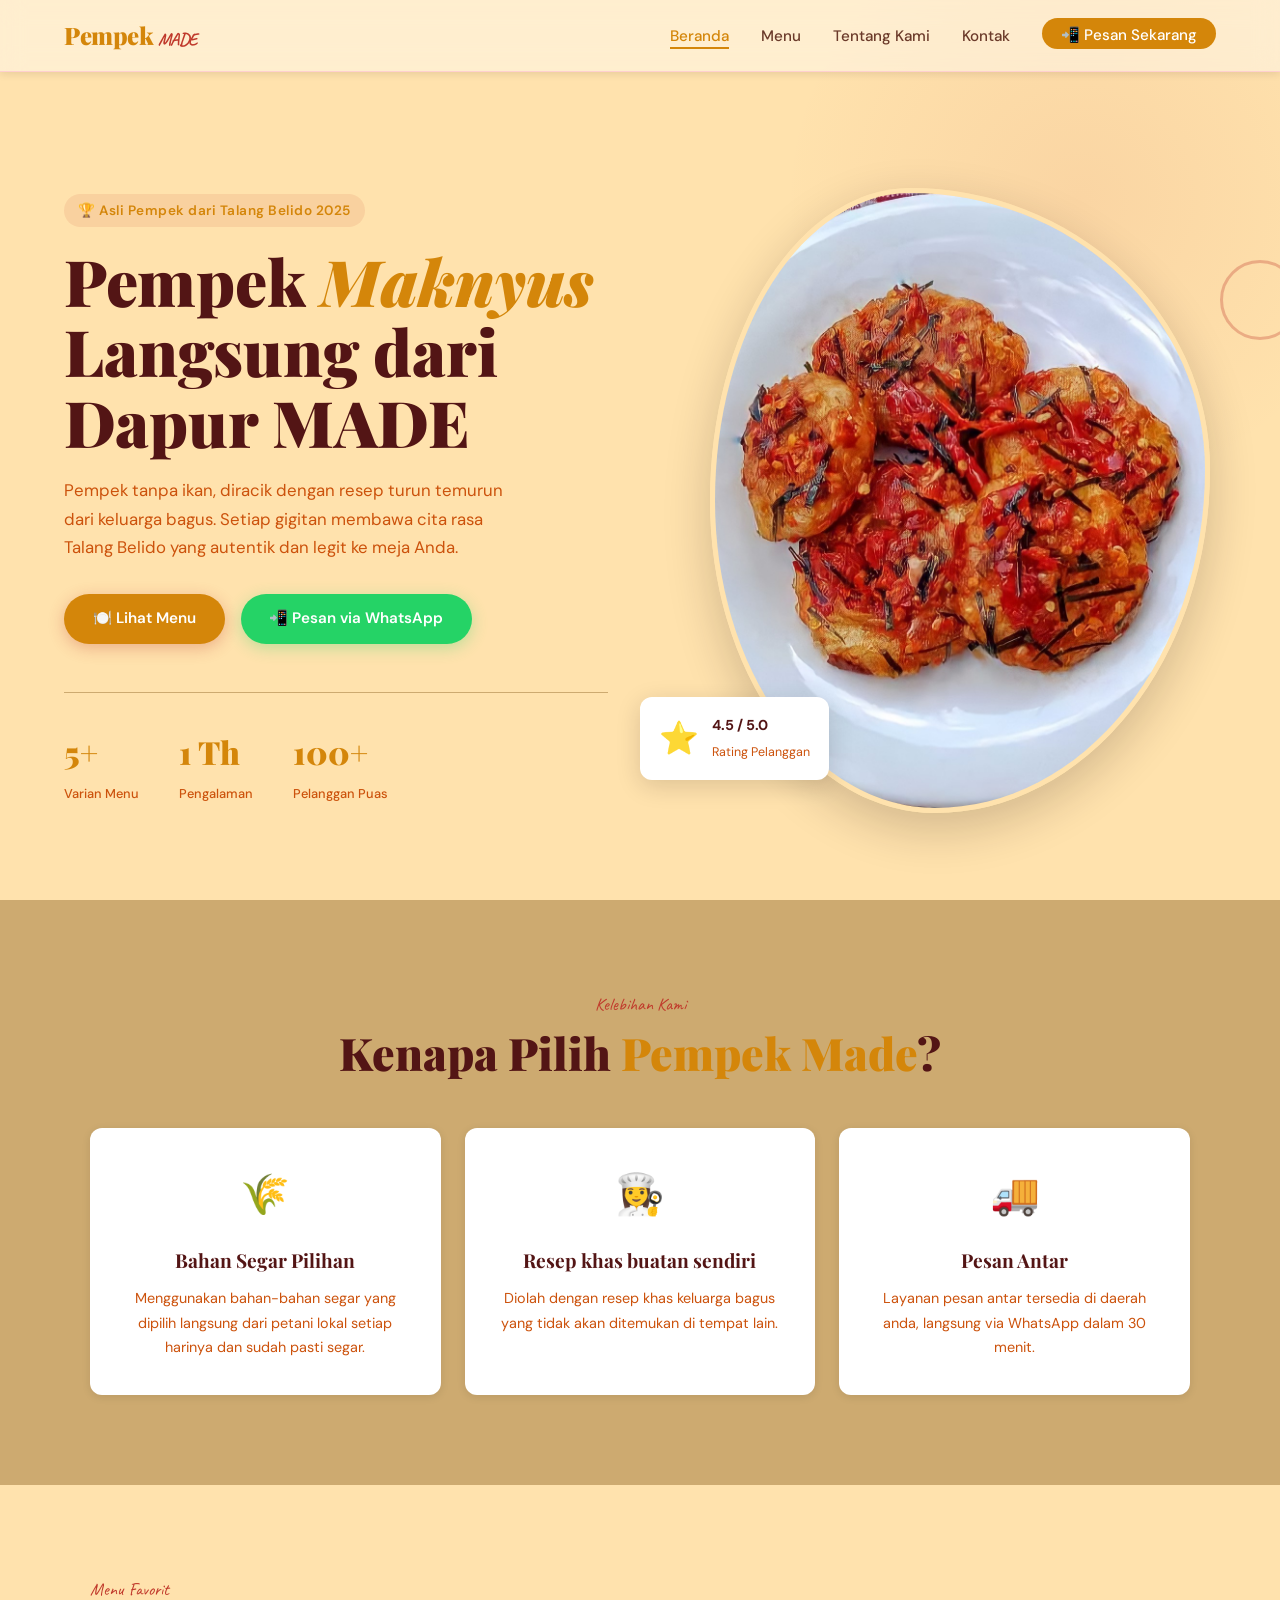
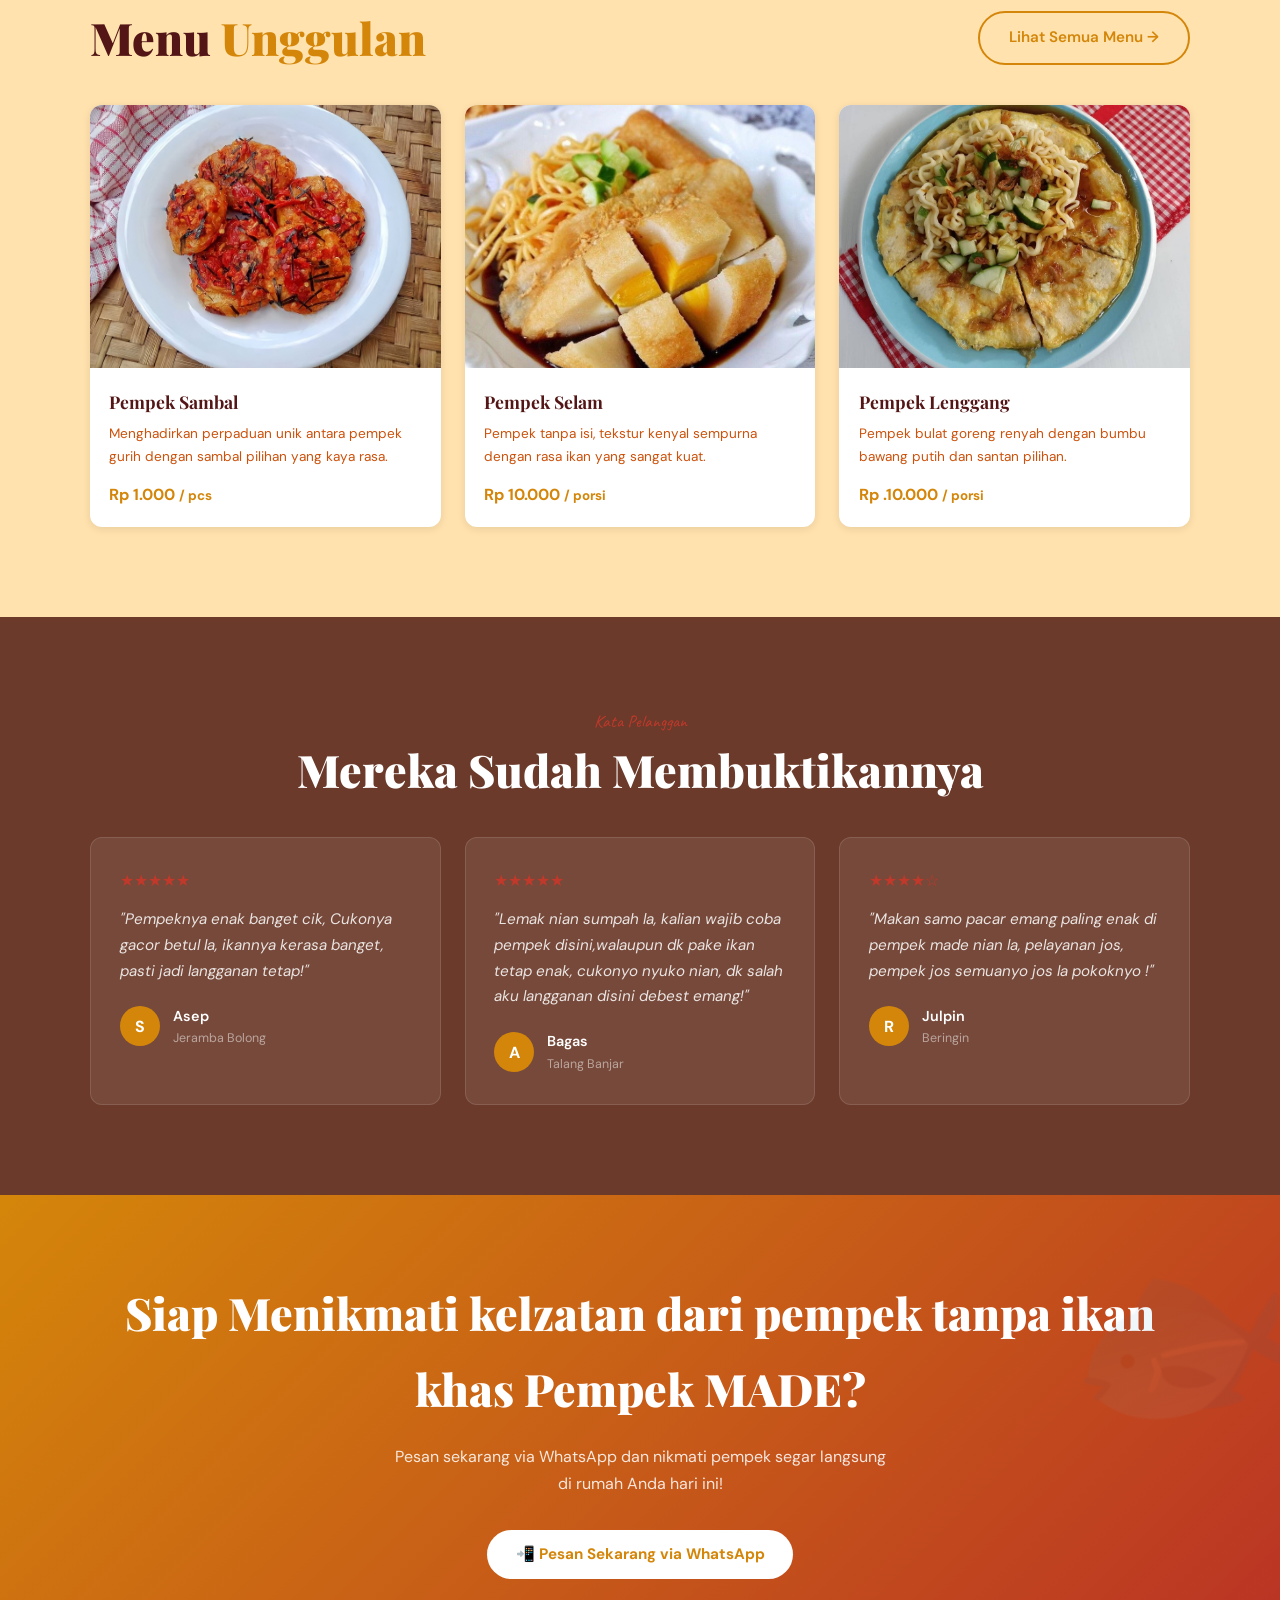
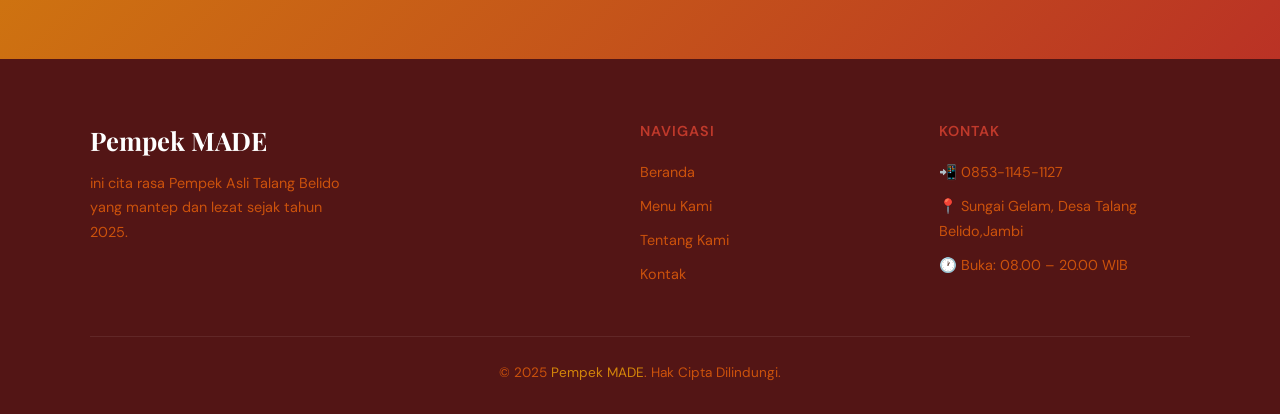
<file: index.html>
<!DOCTYPE html>
<html lang="id">
<head>
  <meta charset="UTF-8" />
  <meta name="viewport" content="width=device-width, initial-scale=1.0" />
  <title>Pempek MADE — Cita Rasa Talang Belido Asli</title>
  <link rel="stylesheet" href="style.css" />

  <!-- =====================================================
       Tambahan CSS khusus halaman Home
       ===================================================== -->
  <style>
    /* --- HERO SECTION --- */
    .hero {
      min-height: 100vh;
      display: grid;
      grid-template-columns: 1fr 1fr;
      align-items: center;
      padding-top: 100px; /* tinggi navbar */
      background: var(--clr-cream);
      overflow: hidden;
      position: relative;
    }

    /* Lingkaran dekoratif latar belakang */
    .hero::before {
      content: '';
      position: absolute;
      width: 600px; height: 600px;
      background: radial-gradient(circle, rgba(192,57,43,.08) 0%, transparent 70%);
      top: -100px; right: -100px;
      border-radius: 50%;
      pointer-events: none;
    }

    /* Konten teks hero */
    .hero__content {
      padding: 5% 5% 5% 10%;
      animation: fadeUp .8s ease both;
    }

    .hero__tag {
      display: inline-block;
      background: rgba(192,57,43,.1);
      color: var(--clr-primary);
      font-size: .85rem;
      font-weight: 600;
      padding: .3rem .9rem;
      border-radius: 50px;
      margin-bottom: 1.2rem;
      letter-spacing: .5px;
    }

    .hero__title {
      font-family: var(--ff-heading);
      font-size: clamp(2.5rem, 5vw, 4rem);
      font-weight: 900;
      line-height: 1.1;
      color: var(--clr-dark);
      margin-bottom: 1.2rem;
    }
    .hero__title em {
      color: var(--clr-primary);
      font-style: italic;
    }

    .hero__desc {
      font-size: 1.05rem;
      color: var(--clr-muted);
      max-width: 440px;
      margin-bottom: 2rem;
    }

    .hero__actions { display: flex; gap: 1rem; flex-wrap: wrap; }

    /* Statistik singkat */
    .hero__stats {
      display: flex;
      gap: 2.5rem;
      margin-top: 3rem;
      padding-top: 2rem;
      border-top: 1px solid var(--clr-cream-dk);
    }
    .stat__num {
      font-family: var(--ff-heading);
      font-size: 2rem;
      font-weight: 900;
      color: var(--clr-primary);
      display: block;
    }
    .stat__label {
      font-size: .8rem;
      color: var(--clr-muted);
      font-weight: 500;
    }

    /* Gambar hero */
    .hero__image {
      position: relative;
      height: 100%;
      display: flex;
      align-items: center;
      justify-content: center;
      animation: fadeLeft .9s .2s ease both;
    }

    /* Frame foto utama */
    .hero__img-wrap {
      width: 90%;
      max-width: 500px;
      aspect-ratio: 4/5;
      border-radius: 40% 60% 55% 45% / 50% 45% 55% 50%;
      overflow: hidden;
      box-shadow: var(--shadow-lg);
      border: 5px solid var(--clr-cream);
    }
    .hero__img-wrap img {
      width: 100%; height: 100%;
      object-fit: cover;
    }

    /* Badge melayang */
    .hero__badge {
      position: absolute;
      bottom: 15%;
      left: 0;
      background: var(--clr-white);
      border-radius: var(--radius);
      padding: .9rem 1.2rem;
      box-shadow: var(--shadow-md);
      display: flex;
      align-items: center;
      gap: .8rem;
      animation: float 3s ease-in-out infinite;
    }
    .hero__badge-icon { font-size: 2rem; }
    .hero__badge strong {
      display: block;
      font-size: .9rem;
      color: var(--clr-dark);
    }
    .hero__badge span {
      font-size: .78rem;
      color: var(--clr-muted);
    }

    /* Dekorasi garis aksen */
    .hero__deco {
      position: absolute;
      top: 20%;
      right: -20px;
      width: 80px; height: 80px;
      border: 3px solid var(--clr-accent);
      border-radius: 50%;
      opacity: .3;
    }

    /* --- MENGAPA KAMI --- */
    .why {
      background: var(--clr-cream-dk);
    }
    .why__header { text-align: center; margin-bottom: 3rem; }

    .why__grid {
      display: grid;
      grid-template-columns: repeat(3, 1fr);
      gap: 1.5rem;
    }

    .why__card {
      background: var(--clr-white);
      border-radius: var(--radius);
      padding: 2rem;
      text-align: center;
      box-shadow: var(--shadow-sm);
      transition: transform var(--transition), box-shadow var(--transition);
      border-bottom: 3px solid transparent;
    }
    .why__card:hover {
      transform: translateY(-8px);
      box-shadow: var(--shadow-md);
      border-bottom-color: var(--clr-primary);
    }

    .why__card-icon {
      font-size: 2.5rem;
      margin-bottom: 1rem;
      display: block;
    }
    .why__card h3 {
      font-family: var(--ff-heading);
      font-size: 1.2rem;
      font-weight: 700;
      color: var(--clr-dark);
      margin-bottom: .6rem;
    }
    .why__card p { font-size: .9rem; color: var(--clr-muted); }

    /* --- MENU UNGGULAN (Preview) --- */
    .featured__header {
      display: flex;
      align-items: flex-end;
      justify-content: space-between;
      margin-bottom: 2.5rem;
      flex-wrap: wrap;
      gap: 1rem;
    }

    .featured__grid {
      display: grid;
      grid-template-columns: repeat(3, 1fr);
      gap: 1.5rem;
    }

    .menu-card {
      border-radius: var(--radius);
      overflow: hidden;
      background: var(--clr-white);
      box-shadow: var(--shadow-sm);
      transition: transform var(--transition), box-shadow var(--transition);
    }
    .menu-card:hover {
      transform: translateY(-6px);
      box-shadow: var(--shadow-md);
    }

    .menu-card__img {
      width: 100%;
      aspect-ratio: 4/3;
      object-fit: cover;
      display: block;
    }

    .menu-card__body { padding: 1.2rem; }
    .menu-card__name {
      font-family: var(--ff-heading);
      font-size: 1.1rem;
      font-weight: 700;
      color: var(--clr-dark);
      margin-bottom: .3rem;
    }
    .menu-card__desc {
      font-size: .85rem;
      color: var(--clr-muted);
      margin-bottom: .8rem;
    }
    .menu-card__price {
      font-weight: 700;
      color: var(--clr-primary);
      font-size: 1rem;
    }

    /* --- TESTIMONI --- */
    .testi { background: var(--clr-brown); color: var(--clr-white); }

    .testi__header { text-align: center; margin-bottom: 2.5rem; }
    .testi__header .section-title { color: var(--clr-white); }

    .testi__grid {
      display: grid;
      grid-template-columns: repeat(3, 1fr);
      gap: 1.5rem;
    }

    .testi__card {
      background: rgba(255,255,255,.08);
      border: 1px solid rgba(255,255,255,.12);
      border-radius: var(--radius);
      padding: 1.8rem;
      transition: background var(--transition);
    }
    .testi__card:hover { background: rgba(255,255,255,.14); }

    .testi__stars { color: var(--clr-accent); font-size: 1rem; margin-bottom: .8rem; }
    .testi__text {
      font-style: italic;
      font-size: .95rem;
      line-height: 1.7;
      margin-bottom: 1.2rem;
      color: rgba(255,255,255,.85);
    }
    .testi__author { display: flex; align-items: center; gap: .8rem; }
    .testi__avatar {
      width: 40px; height: 40px;
      border-radius: 50%;
      background: var(--clr-primary);
      display: flex; align-items: center; justify-content: center;
      font-weight: 700;
      color: var(--clr-white);
    }
    .testi__name { font-weight: 600; font-size: .9rem; }
    .testi__loc { font-size: .78rem; color: rgba(255,255,255,.5); }

    /* --- CTA BANNER --- */
    .cta-banner {
      background: linear-gradient(135deg, var(--clr-primary) 0%, var(--clr-primary-dk) 100%);
      padding: 80px 0;
      text-align: center;
      color: var(--clr-white);
      position: relative;
      overflow: hidden;
    }
    .cta-banner::before {
      content: '🐟';
      position: absolute;
      font-size: 12rem;
      opacity: .06;
      top: -20px; right: -20px;
      transform: rotate(-15deg);
      pointer-events: none;
    }
    .cta-banner h2 {
      font-family: var(--ff-heading);
      font-size: clamp(1.8rem, 3.5vw, 2.8rem);
      font-weight: 900;
      margin-bottom: 1rem;
    }
    .cta-banner p {
      font-size: 1rem;
      opacity: .85;
      max-width: 500px;
      margin: 0 auto 2rem;
    }
    .btn-white {
      background: var(--clr-white);
      color: var(--clr-primary);
      font-weight: 700;
    }
    .btn-white:hover {
      background: var(--clr-cream);
      transform: translateY(-3px);
      box-shadow: 0 8px 24px rgba(0,0,0,.2);
    }

    /* --- ANIMASI --- */
    @keyframes fadeUp {
      from { opacity: 0; transform: translateY(30px); }
      to   { opacity: 1; transform: translateY(0); }
    }
    @keyframes fadeLeft {
      from { opacity: 0; transform: translateX(40px); }
      to   { opacity: 1; transform: translateX(0); }
    }
    @keyframes float {
      0%, 100% { transform: translateY(0); }
      50%       { transform: translateY(-10px); }
    }

    /* --- Responsive Mobile --- */
    @media (max-width: 768px) {
      .hero {
        grid-template-columns: 1fr;
        text-align: center;
        padding-top: 100px;
      }
      .hero__content { padding: 2rem 5%; }
      .hero__desc { margin: 0 auto 2rem; }
      .hero__actions { justify-content: center; }
      .hero__stats { justify-content: center; }
      .hero__image { display: none; } /* sembunyikan gambar di mobile */
      .why__grid,
      .featured__grid,
      .testi__grid { grid-template-columns: 1fr; }
    }
  </style>
</head>
<body>

  <!-- =====================================================
       NAVBAR — navigasi global
       ===================================================== -->
  <nav class="navbar">
    <a href="index.html" class="navbar__logo">
      Pempek <span>MADE</span>
    </a>

    <!-- Hamburger untuk mobile -->
    <button class="navbar__toggle" id="navToggle" aria-label="Buka menu">
      <span></span><span></span><span></span>
    </button>

    <ul class="navbar__links" id="navLinks">
      <li><a href="index.html" class="active">Beranda</a></li>
      <li><a href="menu.html">Menu</a></li>
      <li><a href="about.html">Tentang Kami</a></li>
      <li><a href="contact.html">Kontak</a></li>
      <!-- Tombol pesan langsung via WhatsApp -->
      <li>
        <a href="https://wa.me/6285311451127?text=Halo%20Mak%20Cik,%20saya%20mau%20pesan%20pempek!"
           target="_blank" class="navbar__cta">📲 Pesan Sekarang</a>
      </li>
    </ul>
  </nav>


  <!-- =====================================================
       HERO — bagian utama halaman home
       ===================================================== -->
  <section class="hero">
    <!-- Konten teks kiri -->
    <div class="hero__content">
      <span class="hero__tag">🏆 Asli Pempek dari Talang Belido 2025</span>

      <h1 class="hero__title">
        Pempek <em>Maknyus</em><br>Langsung dari<br>Dapur MADE
      </h1>

      <p class="hero__desc">
        Pempek tanpa ikan, diracik dengan resep turun temurun dari keluarga bagus.
        Setiap gigitan membawa cita rasa Talang Belido yang autentik dan legit ke meja Anda.
      </p>

      <div class="hero__actions">
        <a href="menu.html" class="btn btn-primary">🍽️ Lihat Menu</a>
        <a href="https://wa.me/6285311451127?text=Halo%20MADE,%20aku%20mau%20pesan%20pempeknyaa!"
           target="_blank" class="btn btn-wa">📲 Pesan via WhatsApp</a>
      </div>

      <!-- Statistik singkat -->
      <div class="hero__stats">
        <div>
          <span class="stat__num">5+</span>
          <span class="stat__label">Varian Menu</span>
        </div>
        <div>
          <span class="stat__num">1 Th</span>
          <span class="stat__label">Pengalaman</span>
        </div>
        <div>
          <span class="stat__num">100+</span>
          <span class="stat__label">Pelanggan Puas</span>
        </div>
      </div>
    </div>

    <!-- Gambar kanan -->
    <div class="hero__image">
      <div class="hero__deco"></div>

      <!-- Foto utama menggunakan placeholder -->
      <div class="hero__img-wrap">
        <img src="gambar.jpg/Pmpk_Smbl.jpg"
             alt="Pempek MADE - Pempek Talang Beldio Asli" />
      </div>

      <!-- Badge melayang -->
      <div class="hero__badge">
        <div class="hero__badge-icon">⭐</div>
        <div>
          <strong>4.5 / 5.0</strong>
          <span>Rating Pelanggan</span>
        </div>
      </div>
    </div>
  </section>


  <!-- =====================================================
       MENGAPA KAMI — keunggulan bisnis
       ===================================================== -->
  <section class="section why">
    <div class="container">
      <div class="why__header">
        <span class="section-label">Kelebihan Kami</span>
        <h2 class="section-title">Kenapa Pilih <span>Pempek Made</span>?</h2>
      </div>

      <div class="why__grid">
        <!-- Kartu 1 -->
        <div class="why__card">
          <span class="why__card-icon">🌾</span>
          <h3>Bahan Segar Pilihan</h3>
          <p>Menggunakan bahan-bahan segar yang dipilih langsung dari petani lokal setiap harinya dan sudah pasti segar.</p>
        </div>
        <!-- Kartu 2 -->
        <div class="why__card">
          <span class="why__card-icon">👩‍🍳</span>
          <h3>Resep khas buatan sendiri </h3>
          <p>Diolah dengan resep khas keluarga bagus yang tidak akan ditemukan di tempat lain.</p>
        </div>
        <!-- Kartu 3 -->
        <div class="why__card">
          <span class="why__card-icon">🚚</span>
          <h3>Pesan Antar</h3>
          <p>Layanan pesan antar tersedia di daerah anda, langsung via WhatsApp dalam 30 menit.</p>
        </div>
      </div>
    </div>
  </section>


  <!-- =====================================================
       MENU UNGGULAN — preview 3 menu favorit
       ===================================================== -->
  <section class="section">
    <div class="container">
      <div class="featured__header">
        <div>
          <span class="section-label">Menu Favorit</span>
          <h2 class="section-title">Menu <span>Unggulan</span></h2>
        </div>
        <a href="menu.html" class="btn btn-outline">Lihat Semua Menu →</a>
      </div>

      <div class="featured__grid">
        <!-- Kartu Menu 1 -->
        <div class="menu-card">
          <img class="menu-card__img"
               src="gambar.jpg/Pmpk_Smbl.jpg"
               alt="Pempek Sambal" />
          <div class="menu-card__body">
            <h3 class="menu-card__name">Pempek Sambal</h3>
            <p class="menu-card__desc">Menghadirkan perpaduan unik antara pempek gurih dengan sambal pilihan yang kaya rasa.</p>
            <span class="menu-card__price">Rp 1.000 <small>/ pcs</small> </span>
          </div>
        </div>

        <!-- Kartu Menu 2 -->
        <div class="menu-card">
          <img class="menu-card__img"
               src="gambar.jpg/pempek-selam.jpg"
               alt="Pempek Lenjer" />
          <div class="menu-card__body">
            <h3 class="menu-card__name">Pempek Selam</h3>
            <p class="menu-card__desc">Pempek tanpa isi, tekstur kenyal sempurna dengan rasa ikan yang sangat kuat.</p>
            <span class="menu-card__price">Rp 10.000 <small>/ porsi</small></span>
          </div>
        </div>

        <!-- Kartu Menu 3 -->
        <div class="menu-card">
          <img class="menu-card__img"
               src="gambar.jpg/lenggang.jpg"
               alt="Pempek Lenggang" />
          <div class="menu-card__body">
            <h3 class="menu-card__name">Pempek Lenggang</h3>
            <p class="menu-card__desc">Pempek bulat goreng renyah dengan bumbu bawang putih dan santan pilihan.</p>
            <span class="menu-card__price">Rp .10.000 <small>/ porsi</small></span>
          </div>
        </div>
      </div>
    </div>
  </section>


  <!-- =====================================================
       TESTIMONI — ulasan pelanggan
       ===================================================== -->
  <section class="section testi">
    <div class="container">
      <div class="testi__header">
        <span class="section-label">Kata Pelanggan</span>
        <h2 class="section-title">Mereka Sudah Membuktikannya</h2>
      </div>

      <div class="testi__grid">
        <!-- Testimoni 1 -->
        <div class="testi__card">
          <div class="testi__stars">★★★★★</div>
          <p class="testi__text">"Pempeknya enak banget cik, Cukonya gacor betul la, ikannya kerasa banget, pasti jadi langganan tetap!"</p>
          <div class="testi__author">
            <div class="testi__avatar">S</div>
            <div>
              <div class="testi__name">Asep</div>
              <div class="testi__loc">Jeramba Bolong</div>
            </div>
          </div>
        </div>

        <!-- Testimoni 2 -->
        <div class="testi__card">
          <div class="testi__stars">★★★★★</div>
          <p class="testi__text">"Lemak nian sumpah la, kalian wajib coba pempek disini,walaupun dk pake ikan tetap enak, cukonyo nyuko nian, dk salah aku langganan disini debest emang!"</p>
          <div class="testi__author">
            <div class="testi__avatar">A</div>
            <div>
              <div class="testi__name">Bagas</div>
              <div class="testi__loc">Talang Banjar</div>
            </div>
          </div>
        </div>

        <!-- Testimoni 3 -->
        <div class="testi__card">
          <div class="testi__stars">★★★★☆</div>
          <p class="testi__text">"Makan samo pacar emang paling enak di pempek made nian la, pelayanan jos, pempek jos semuanyo jos la pokoknyo !"</p>
          <div class="testi__author">
            <div class="testi__avatar">R</div>
            <div>
              <div class="testi__name">Julpin</div>
              <div class="testi__loc">Beringin</div>
            </div>
          </div>
        </div>
      </div>
    </div>
  </section>


  <!-- =====================================================
       CTA BANNER — ajakan pesan
       ===================================================== -->
  <section class="cta-banner">
    <div class="container">
      <h2>Siap Menikmati kelzatan dari pempek tanpa ikan khas Pempek MADE?</h2>
      <p>Pesan sekarang via WhatsApp dan nikmati pempek segar langsung di rumah Anda hari ini!</p>
      <a href="https://wa.me/6285311451127?text=Halo%20Mak%20Cik,%20saya%20mau%20pesan%20pempek!"
         target="_blank" class="btn btn-white">📲 Pesan Sekarang via WhatsApp</a>
    </div>
  </section>


  <!-- =====================================================
       FOOTER — bagian bawah halaman
       ===================================================== -->
  <footer class="footer">
    <div class="container">
      <div class="footer__grid">
        <!-- Brand -->
        <div class="footer__brand">
          <h3>Pempek MADE</h3>
          <p>ini cita rasa Pempek Asli Talang Belido yang mantep dan lezat sejak tahun 2025.</p>
        </div>
        <!-- Navigasi -->
        <div class="footer__col">
          <h4>Navigasi</h4>
          <a href="index.html">Beranda</a>
          <a href="menu.html">Menu Kami</a>
          <a href="about.html">Tentang Kami</a>
          <a href="contact.html">Kontak</a>
        </div>
        <!-- Kontak -->
        <div class="footer__col">
          <h4>Kontak</h4>
          <a href="https://wa.me/6285311451127" target="_blank">📲 0853-1145-1127</a>
          <a href="#">📍 Sungai Gelam, Desa Talang Belido,Jambi</a>
          <a href="#">🕐 Buka: 08.00 – 20.00 WIB</a>
        </div>
      </div>
      <div class="footer__bottom">
        <p>© 2025 <span>Pempek MADE</span>. Hak Cipta Dilindungi.</p>
      </div>
    </div>
  </footer>


  <!-- =====================================================
       SCRIPT — toggle navbar mobile
       ===================================================== -->
  <script>
    const toggle = document.getElementById('navToggle');
    const links  = document.getElementById('navLinks');
    toggle.addEventListener('click', () => links.classList.toggle('open'));
  </script>

</body>
</html>
</file>
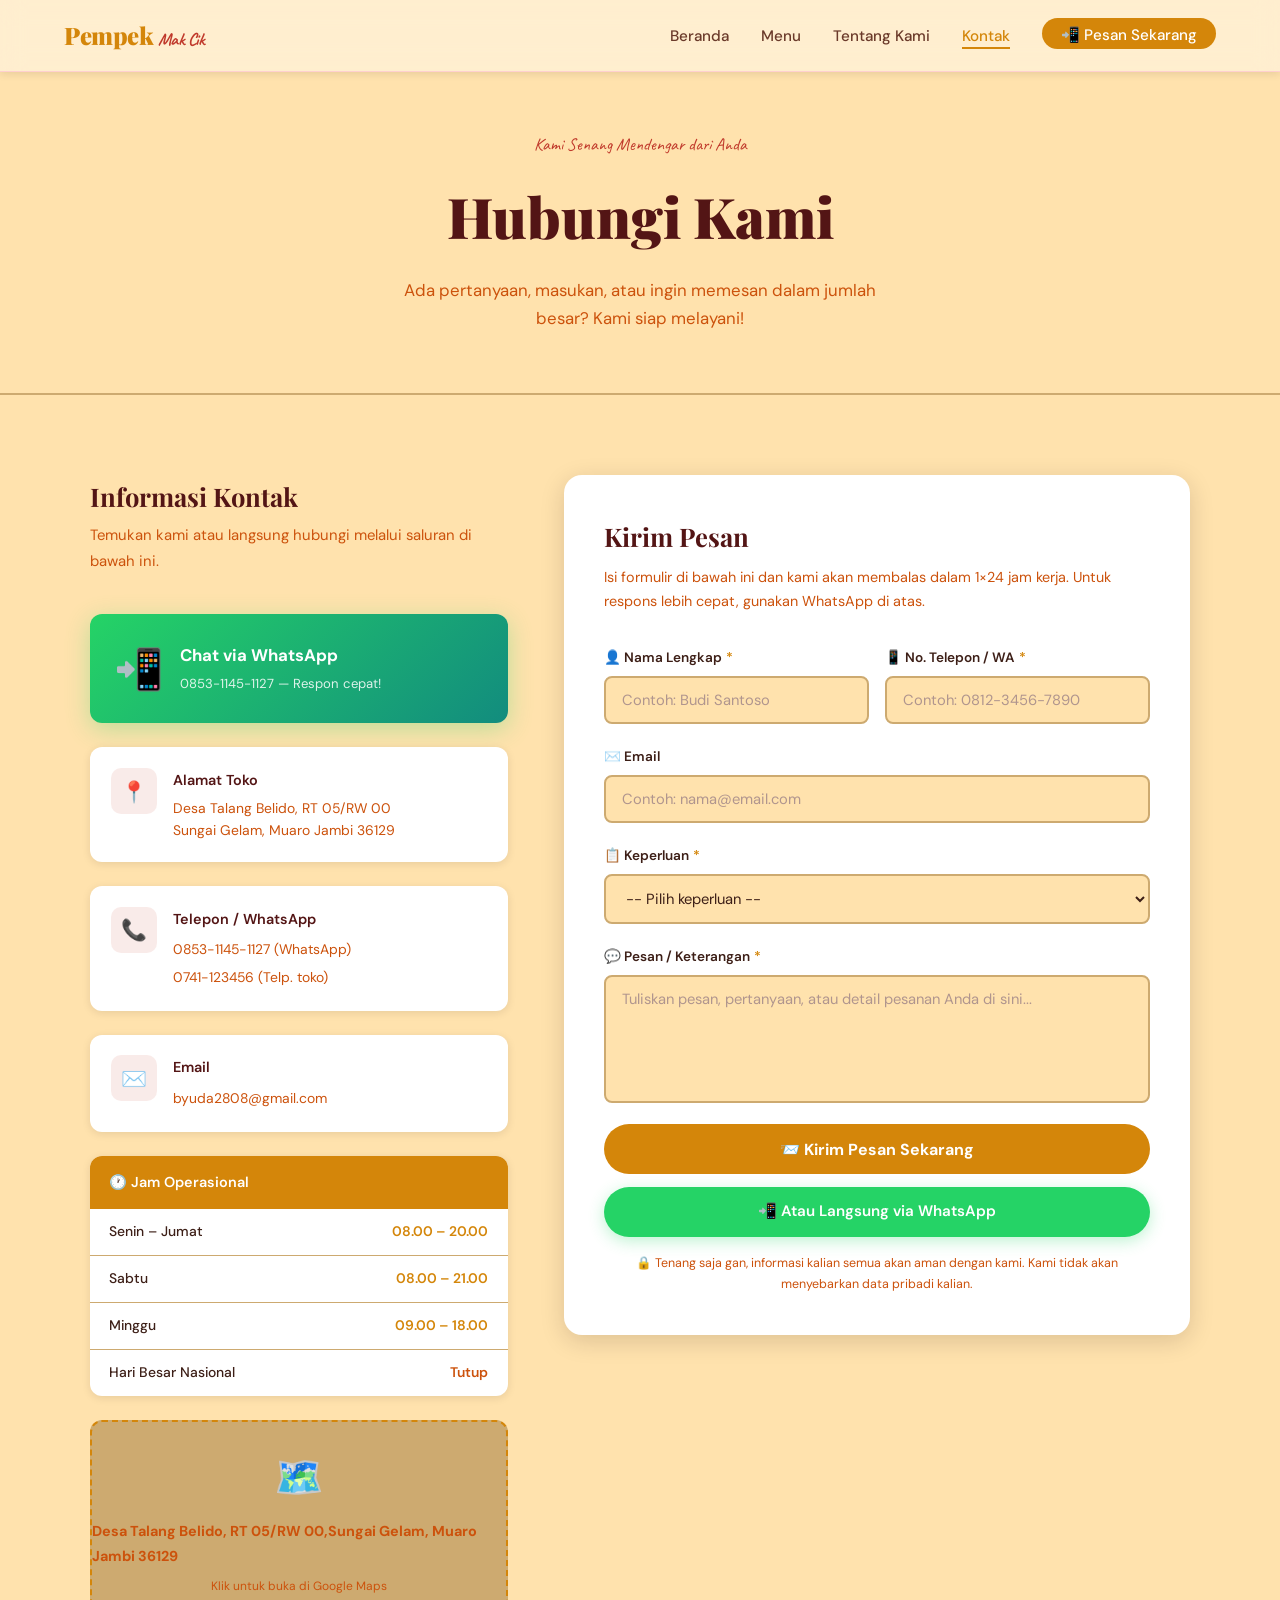
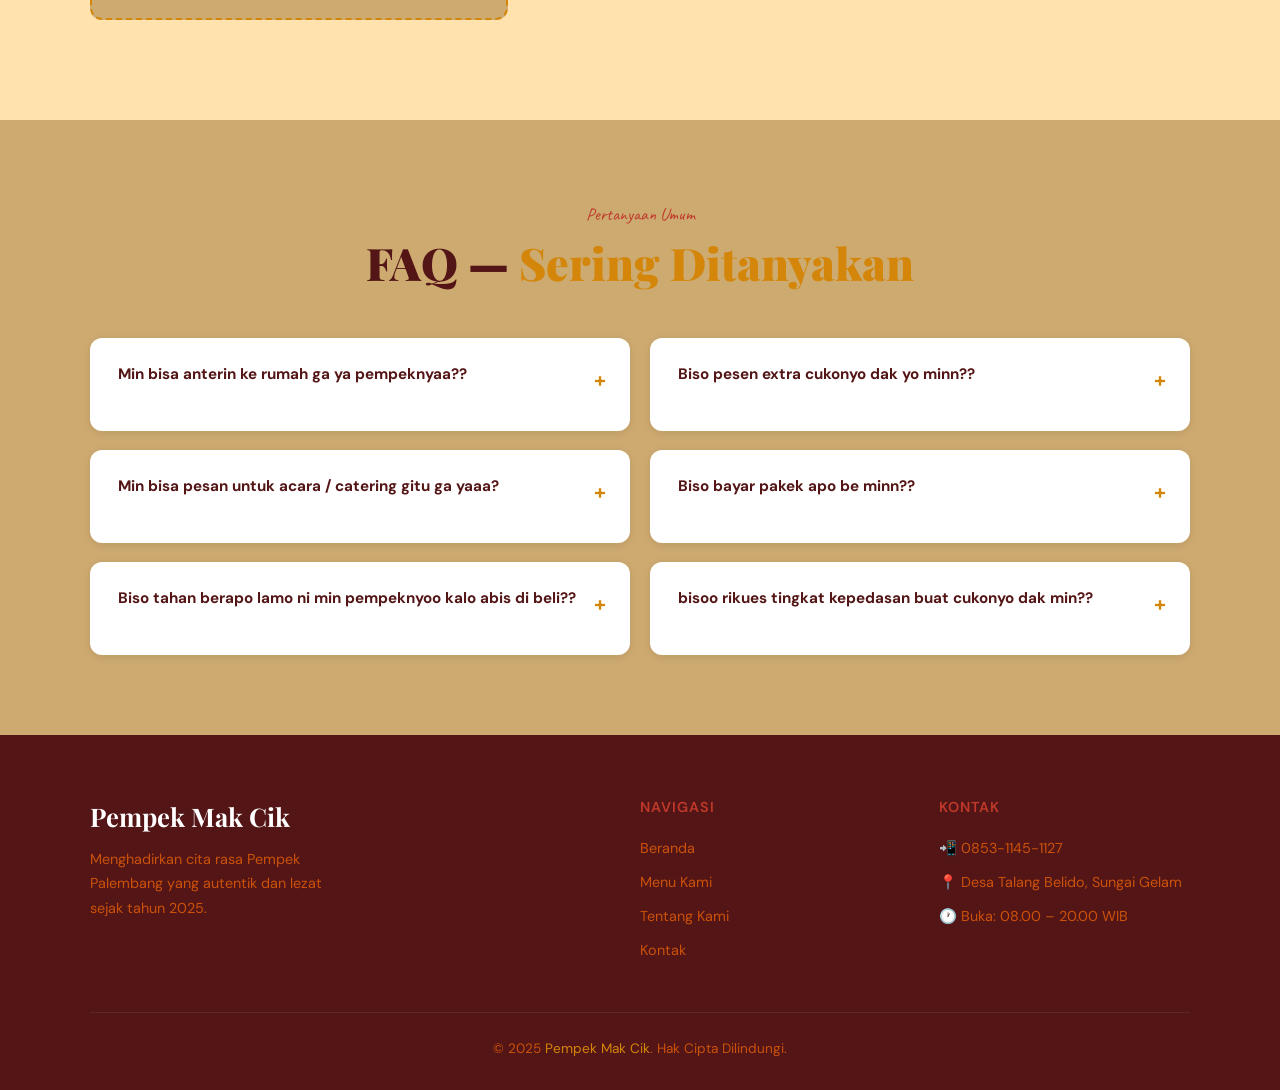
<file: contact.html>
<!DOCTYPE html>
<html lang="id">
<head>
  <meta charset="UTF-8" />
  <meta name="viewport" content="width=device-width, initial-scale=1.0" />
  <title>Kontak — Pempek Mak Cik</title>
  <link rel="stylesheet" href="style.css" />

  <!-- =====================================================
       CSS Khusus Halaman Contact
       Layout: 2 kolom — info kiri + form kanan
       ===================================================== -->
  <style>

    /* --- Page Header minimal --- */
    .contact-header {
      padding: 130px 0 60px;
      background: var(--clr-cream);
      border-bottom: 2px solid var(--clr-cream-dk);
      text-align: center;
    }
    .contact-header h1 {
      font-family: var(--ff-heading);
      font-size: clamp(2.2rem, 5vw, 3.5rem);
      font-weight: 900;
      color: var(--clr-dark);
      margin: .5rem 0 .8rem;
    }
    .contact-header p {
      color: var(--clr-muted);
      font-size: 1.05rem;
      max-width: 480px;
      margin: 0 auto;
    }

    /* --- LAYOUT UTAMA KONTAK --- */
    .contact-section { padding: 80px 0 100px; }

    /* Grid 2 kolom: info kiri + form kanan */
    .contact-grid {
      display: grid;
      grid-template-columns: 1fr 1.5fr;
      gap: 3.5rem;
      align-items: start;
    }


    /* ── PANEL INFO KIRI ───────────────────────────────── */
    .contact-info { display: flex; flex-direction: column; gap: 1.5rem; }

    /* Judul panel */
    .contact-info__heading {
      font-family: var(--ff-heading);
      font-size: 1.6rem;
      font-weight: 700;
      color: var(--clr-dark);
      margin-bottom: .3rem;
    }
    .contact-info__sub {
      font-size: .93rem;
      color: var(--clr-muted);
      margin-bottom: 1rem;
    }

    /* Kartu info tunggal (alamat, jam, telepon) */
    .info-card {
      display: flex;
      gap: 1rem;
      padding: 1.3rem;
      background: var(--clr-white);
      border-radius: var(--radius);
      box-shadow: var(--shadow-sm);
      align-items: flex-start;
      transition: box-shadow var(--transition), transform var(--transition);
    }
    .info-card:hover {
      box-shadow: var(--shadow-md);
      transform: translateX(5px);
    }
    .info-card__icon {
      width: 46px; height: 46px;
      flex-shrink: 0;
      border-radius: 10px;
      background: rgba(192,57,43,.1);
      display: flex; align-items: center; justify-content: center;
      font-size: 1.3rem;
    }
    .info-card__text h4 {
      font-weight: 600;
      font-size: .9rem;
      color: var(--clr-dark);
      margin-bottom: .25rem;
    }
    .info-card__text p,
    .info-card__text a {
      font-size: .87rem;
      color: var(--clr-muted);
      line-height: 1.6;
      transition: color var(--transition);
    }
    .info-card__text a:hover { color: var(--clr-primary); }

    /* Tombol WhatsApp besar */
    .wa-big {
      display: flex;
      align-items: center;
      gap: 1rem;
      padding: 1.3rem 1.5rem;
      background: linear-gradient(135deg, #25D366, #128C7E);
      border-radius: var(--radius);
      color: var(--clr-white);
      box-shadow: 0 6px 24px rgba(37,211,102,.3);
      transition: transform var(--transition), box-shadow var(--transition);
    }
    .wa-big:hover {
      transform: translateY(-4px);
      box-shadow: 0 12px 32px rgba(37,211,102,.4);
    }
    .wa-big__icon { font-size: 2.5rem; }
    .wa-big__text strong {
      display: block;
      font-size: 1.05rem;
      font-weight: 700;
    }
    .wa-big__text span { font-size: .82rem; opacity: .85; }

    /* Peta placeholder (iframe embed) */
    .map-embed {
      width: 100%;
      height: 200px;
      border-radius: var(--radius);
      overflow: hidden;
      border: 3px solid var(--clr-cream-dk);
      box-shadow: var(--shadow-sm);
    }
    .map-embed iframe {
      width: 100%; height: 100%;
      border: none;
    }
    /* Jika iframe tidak muat, fallback */
    .map-placeholder {
      width: 100%;
      height: 200px;
      background: var(--clr-cream-dk);
      border-radius: var(--radius);
      display: flex;
      flex-direction: column;
      align-items: center;
      justify-content: center;
      font-size: .9rem;
      color: var(--clr-muted);
      gap: .5rem;
      border: 2px dashed var(--clr-primary);
    }
    .map-placeholder .map-icon { font-size: 2.5rem; }

    /* Jam operasional tabel */
    .hours-table {
      width: 100%;
      background: var(--clr-white);
      border-radius: var(--radius);
      box-shadow: var(--shadow-sm);
      overflow: hidden;
    }
    .hours-table__head {
      padding: .9rem 1.2rem;
      background: var(--clr-primary);
      color: var(--clr-white);
      font-weight: 600;
      font-size: .9rem;
      display: flex;
      align-items: center;
      gap: .5rem;
    }
    .hours-row {
      display: flex;
      justify-content: space-between;
      padding: .7rem 1.2rem;
      border-bottom: 1px solid var(--clr-cream-dk);
      font-size: .87rem;
    }
    .hours-row:last-child { border-bottom: none; }
    .hours-row__day { color: var(--clr-text); font-weight: 500; }
    .hours-row__time { color: var(--clr-primary); font-weight: 600; }
    .hours-row.closed .hours-row__time { color: var(--clr-muted); }


    /* ── FORM KONTAK ───────────────────────────────────── */
    .contact-form-wrap {
      background: var(--clr-white);
      border-radius: calc(var(--radius) * 1.5);
      padding: 2.5rem;
      box-shadow: var(--shadow-md);
    }
    .form-heading {
      font-family: var(--ff-heading);
      font-size: 1.6rem;
      font-weight: 700;
      color: var(--clr-dark);
      margin-bottom: .4rem;
    }
    .form-sub { font-size: .9rem; color: var(--clr-muted); margin-bottom: 2rem; }

    /* Grup input */
    .form-row {
      display: grid;
      grid-template-columns: 1fr 1fr;
      gap: 1rem;
    }
    .form-group { display: flex; flex-direction: column; margin-bottom: 1.3rem; }

    .form-group label {
      font-size: .85rem;
      font-weight: 600;
      color: var(--clr-text);
      margin-bottom: .45rem;
      display: flex;
      align-items: center;
      gap: .3rem;
    }

    /* Gaya input & textarea */
    .form-group input,
    .form-group select,
    .form-group textarea {
      padding: .75rem 1rem;
      border: 2px solid var(--clr-cream-dk);
      border-radius: 8px;
      font-family: var(--ff-body);
      font-size: .92rem;
      color: var(--clr-text);
      background: var(--clr-cream);
      transition: border-color var(--transition), box-shadow var(--transition);
      outline: none;
      resize: none;
    }
    .form-group input:focus,
    .form-group select:focus,
    .form-group textarea:focus {
      border-color: var(--clr-primary);
      box-shadow: 0 0 0 3px rgba(192,57,43,.12);
      background: var(--clr-white);
    }
    .form-group input::placeholder,
    .form-group textarea::placeholder { color: #b0958e; }

    /* Tombol kirim form */
    .form-submit {
      width: 100%;
      padding: .9rem;
      background: var(--clr-primary);
      color: var(--clr-white);
      border: none;
      border-radius: 50px;
      font-family: var(--ff-body);
      font-size: 1rem;
      font-weight: 700;
      cursor: pointer;
      transition: background var(--transition), transform var(--transition), box-shadow var(--transition);
      display: flex;
      align-items: center;
      justify-content: center;
      gap: .5rem;
      margin-top: .5rem;
    }
    .form-submit:hover {
      background: var(--clr-primary-dk);
      transform: translateY(-3px);
      box-shadow: 0 8px 24px rgba(192,57,43,.35);
    }

    /* Pesan sukses setelah kirim */
    .form-success {
      display: none;
      background: #e8f8ee;
      border: 2px solid #25D366;
      border-radius: var(--radius);
      padding: 1.2rem 1.5rem;
      margin-top: 1rem;
      color: #1a6b3a;
      font-size: .93rem;
      font-weight: 500;
      text-align: center;
      gap: .5rem;
    }

    /* Peringatan kecil di bawah form */
    .form-note {
      font-size: .78rem;
      color: var(--clr-muted);
      margin-top: 1rem;
      text-align: center;
    }


    /* --- FAQ SINGKAT --- */
    .faq { background: var(--clr-cream-dk); padding: 80px 0; }
    .faq__header { text-align: center; margin-bottom: 3rem; }

    .faq__grid {
      display: grid;
      grid-template-columns: repeat(2, 1fr);
      gap: 1.2rem;
    }

    .faq-item {
      background: var(--clr-white);
      border-radius: var(--radius);
      padding: 1.5rem;
      box-shadow: var(--shadow-sm);
      border-left: 4px solid transparent;
      transition: border-color var(--transition);
      cursor: pointer;
    }
    .faq-item:hover { border-left-color: var(--clr-primary); }

    .faq-item__q {
      font-weight: 700;
      font-size: .95rem;
      color: var(--clr-dark);
      display: flex;
      align-items: flex-start;
      justify-content: space-between;
      gap: .5rem;
      margin-bottom: .6rem;
    }
    .faq-item__q::after {
      content: '+';
      font-size: 1.3rem;
      color: var(--clr-primary);
      flex-shrink: 0;
      transition: transform var(--transition);
    }
    .faq-item.open .faq-item__q::after { transform: rotate(45deg); }

    .faq-item__a {
      display: none;
      font-size: .87rem;
      color: var(--clr-muted);
      line-height: 1.7;
    }
    .faq-item.open .faq-item__a { display: block; }


    /* --- Responsive --- */
    @media (max-width: 900px) {
      .contact-grid { grid-template-columns: 1fr; }
      .faq__grid { grid-template-columns: 1fr; }
    }
    @media (max-width: 576px) {
      .form-row { grid-template-columns: 1fr; }
    }
  </style>
</head>
<body>

  <!-- =====================================================
       NAVBAR
       ===================================================== -->
  <nav class="navbar">
    <a href="index.html" class="navbar__logo">
      Pempek <span>Mak Cik</span>
    </a>
    <button class="navbar__toggle" id="navToggle" aria-label="Buka menu">
      <span></span><span></span><span></span>
    </button>
    <ul class="navbar__links" id="navLinks">
      <li><a href="index.html">Beranda</a></li>
      <li><a href="menu.html">Menu</a></li>
      <li><a href="about.html">Tentang Kami</a></li>
      <li><a href="contact.html" class="active">Kontak</a></li>
      <li>
        <a href="https://wa.me/6285311451127?text=Halo%20Mak%20Cik,%20saya%20mau%20pesan%20pempek!"
           target="_blank" class="navbar__cta">📲 Pesan Sekarang</a>
      </li>
    </ul>
  </nav>


  <!-- =====================================================
       HEADER HALAMAN KONTAK
       ===================================================== -->
  <header class="contact-header">
    <div class="container">
      <span class="section-label">Kami Senang Mendengar dari Anda</span>
      <h1>Hubungi Kami</h1>
      <p>Ada pertanyaan, masukan, atau ingin memesan dalam jumlah besar? Kami siap melayani!</p>
    </div>
  </header>


  <!-- =====================================================
       SECTION UTAMA — Info + Form
       ===================================================== -->
  <section class="contact-section">
    <div class="container">
      <div class="contact-grid">

        <!-- ── KOLOM KIRI: Informasi ─────────────────── -->
        <div class="contact-info">
          <div>
            <h2 class="contact-info__heading">Informasi Kontak</h2>
            <p class="contact-info__sub">Temukan kami atau langsung hubungi melalui saluran di bawah ini.</p>
          </div>

          <!-- Tombol WhatsApp besar -->
          <a href="https://wa.me/6285311451127?text=Halo%20Mak%20Cik,%20saya%20ingin%20bertanya!"
             target="_blank" class="wa-big">
            <div class="wa-big__icon">📲</div>
            <div class="wa-big__text">
              <strong>Chat via WhatsApp</strong>
              <span>0853-1145-1127 — Respon cepat!</span>
            </div>
          </a>

          <!-- Alamat -->
          <div class="info-card">
            <div class="info-card__icon">📍</div>
            <div class="info-card__text">
              <h4>Alamat Toko</h4>
              <p>Desa Talang Belido, RT 05/RW 00<br> Sungai Gelam, Muaro Jambi 36129</p>
            </div>
          </div>

          <!-- Telepon -->
          <div class="info-card">
            <div class="info-card__icon">📞</div>
            <div class="info-card__text">
              <h4>Telepon / WhatsApp</h4>
              <a href="https://wa.me/6285311451127" target="_blank">0853-1145-1127 (WhatsApp)</a><br>
              <a href="tel:+62741123456">0741-123456 (Telp. toko)</a>
            </div>
          </div>

          <!-- Email -->
          <div class="info-card">
            <div class="info-card__icon">✉️</div>
            <div class="info-card__text">
              <h4>Email</h4>
              <a href="mailto:byuda2808@gmail.com">byuda2808@gmail.com</a>
            </div>
          </div>

          <!-- Jam operasional -->
          <div class="hours-table">
            <div class="hours-table__head">🕐 Jam Operasional</div>
            <div class="hours-row">
              <span class="hours-row__day">Senin – Jumat</span>
              <span class="hours-row__time">08.00 – 20.00</span>
            </div>
            <div class="hours-row">
              <span class="hours-row__day">Sabtu</span>
              <span class="hours-row__time">08.00 – 21.00</span>
            </div>
            <div class="hours-row">
              <span class="hours-row__day">Minggu</span>
              <span class="hours-row__time">09.00 – 18.00</span>
            </div>
            <div class="hours-row closed">
              <span class="hours-row__day">Hari Besar Nasional</span>
              <span class="hours-row__time">Tutup</span>
            </div>
          </div>

          <!-- Peta placeholder -->
          <div class="map-placeholder">
            <div class="map-icon">🗺️</div>
            <strong>Desa Talang Belido, RT 05/RW 00,Sungai Gelam, Muaro Jambi 36129</strong>
            <small>Klik untuk buka di Google Maps</small>
          </div>

        </div><!-- /contact-info -->


        <!-- ── KOLOM KANAN: Form Kontak ──────────────── -->
        <div class="contact-form-wrap">
          <h2 class="form-heading">Kirim Pesan</h2>
          <p class="form-sub">
            Isi formulir di bawah ini dan kami akan membalas dalam 1×24 jam kerja.
            Untuk respons lebih cepat, gunakan WhatsApp di atas.
          </p>

          <!-- Form — aksi fiktif, dicegat oleh JS -->
          <form id="contactForm" action="#" method="POST" novalidate>

            <!-- Baris 1: Nama + Telepon -->
            <div class="form-row">
              <div class="form-group">
                <label for="nama">👤 Nama Lengkap <span style="color:var(--clr-primary)">*</span></label>
                <input type="text" id="nama" name="nama"
                       placeholder="Contoh: Budi Santoso" required />
              </div>
              <div class="form-group">
                <label for="telp">📱 No. Telepon / WA <span style="color:var(--clr-primary)">*</span></label>
                <input type="tel" id="telp" name="telp"
                       placeholder="Contoh: 0812-3456-7890" required />
              </div>
            </div>

            <!-- Email -->
            <div class="form-group">
              <label for="email">✉️ Email</label>
              <input type="email" id="email" name="email"
                     placeholder="Contoh: nama@email.com" />
            </div>

            <!-- Keperluan -->
            <div class="form-group">
              <label for="keperluan">📋 Keperluan <span style="color:var(--clr-primary)">*</span></label>
              <select id="keperluan" name="keperluan" required>
                <option value="" disabled selected>-- Pilih keperluan --</option>
                <option value="pesan">🛍️ Pemesanan Pempek</option>
                <option value="catering">🍽️ Catering / Acara</option>
                <option value="kerjasama">🤝 Kerjasama / Mitra</option>
                <option value="kritik">💬 Saran & Masukan</option>
                <option value="lain">❓ Lainnya</option>
              </select>
            </div>

            <!-- Pesan -->
            <div class="form-group">
              <label for="pesan">💬 Pesan / Keterangan <span style="color:var(--clr-primary)">*</span></label>
              <textarea id="pesan" name="pesan" rows="5"
                        placeholder="Tuliskan pesan, pertanyaan, atau detail pesanan Anda di sini..."
                        required></textarea>
            </div>

            <!-- Tombol Kirim -->
            <button type="submit" class="form-submit">
              📨 Kirim Pesan Sekarang
            </button>

            <!-- Tombol alternatif WA -->
            <a href="https://wa.me/6285311451127?text=Halo%20Mak%20Cik!"
               target="_blank"
               class="btn btn-wa"
               style="width:100%; justify-content:center; margin-top:.8rem; border-radius:50px;">
              📲 Atau Langsung via WhatsApp
            </a>

            <!-- Pesan sukses (tersembunyi, tampil saat submit) -->
            <div class="form-success" id="formSuccess">
              ✅ Pesan Anda berhasil terkirim! Kami akan menghubungi Anda segera.
            </div>

            <!-- Catatan kecil -->
            <p class="form-note">
              🔒 Tenang saja gan, informasi kalian semua akan aman dengan kami. Kami tidak akan menyebarkan data pribadi kalian.
            </p>

          </form>
        </div><!-- /contact-form-wrap -->

      </div><!-- /contact-grid -->
    </div>
  </section>


  <!-- =====================================================
       FAQ — pertanyaan yang sering ditanyakan
       ===================================================== -->
  <section class="faq">
    <div class="container">
      <div class="faq__header">
        <span class="section-label">Pertanyaan Umum</span>
        <h2 class="section-title">FAQ — <span>Sering Ditanyakan</span></h2>
      </div>

      <div class="faq__grid">

        <!-- Pertanyaan 1 -->
        <div class="faq-item">
          <div class="faq-item__q">Min bisa anterin ke rumah ga ya pempeknyaa??</div>
          <div class="faq-item__a">
            Bisaa dong gann! Kami akan melayani pesan antar ke seluruh area Kota Jambi.
            Hubungi kami via WhatsApp untuk informasi ongkos kirim dan estimasi waktu pengiriman.
          </div>
        </div>

        <!-- Pertanyaan 2 -->
        <div class="faq-item">
          <div class="faq-item__q">Biso pesen extra cukonyo dak yo minn??</div>
          <div class="faq-item__a">
            bisa banget gaiss, tinggal kalian request aja mau berapa banyak cukonya dan mau tingkat kepedasan yang mana!
          </div>
        </div>

        <!-- Pertanyaan 3 -->
        <div class="faq-item">
          <div class="faq-item__q">Min bisa pesan untuk acara / catering gitu ga yaaa?</div>
          <div class="faq-item__a">
            Bisa donggg! Kami melayani catering untuk berbagai acara seperti arisan, pernikahan, ulang tahun,
            dan acara perusahaan. Hubungi kami minimal 3 hari sebelum acara yaa gaiss, supaya tidak terburu buru ya gengs.
          </div>
        </div>

        <!-- Pertanyaan 4 -->
        <div class="faq-item">
          <div class="faq-item__q">Biso bayar pakek apo be minn??</div>
          <div class="faq-item__a">
            Kami bisa menerima pembayaran tunai (COD), transfer bank (BRI, BCA, Mandiri),
            dan dompet digital (OVO, GoPay, DANA, ShopeePay).
          </div>
        </div>

        <!-- Pertanyaan 5 -->
        <div class="faq-item">
          <div class="faq-item__q">Biso tahan berapo lamo ni min pempeknyoo kalo abis di beli??</div>
          <div class="faq-item__a">
            Pempek segar  bisa tahan hingga 2 hari di suhu ruang dan 1 minggu di kulkas.
            Untuk frozen (bekukan), tahan hingga 1 bulan. Kami juga menyediakan pempek frozen untuk yang
            pengirimannya di luar kota.
          </div>
        </div>

        <!-- Pertanyaan 6 -->
        <div class="faq-item">
          <div class="faq-item__q">bisoo rikues tingkat kepedasan buat cukonyo dak min??</div>
          <div class="faq-item__a">
            bisa bangett! Kuah cuko kami tersedia dalam 3 level kepedasan: ringan, sedang, dan pedas.
            Anda bisa menyebutkan preferensi level pedas saat memesan.
          </div>
        </div>

      </div><!-- /faq__grid -->
    </div>
  </section>


  <!-- =====================================================
       FOOTER
       ===================================================== -->
  <footer class="footer">
    <div class="container">
      <div class="footer__grid">
        <div class="footer__brand">
          <h3>Pempek Mak Cik</h3>
          <p>Menghadirkan cita rasa Pempek Palembang yang autentik dan lezat sejak tahun 2025.</p>
        </div>
        <div class="footer__col">
          <h4>Navigasi</h4>
          <a href="index.html">Beranda</a>
          <a href="menu.html">Menu Kami</a>
          <a href="about.html">Tentang Kami</a>
          <a href="contact.html">Kontak</a>
        </div>
        <div class="footer__col">
          <h4>Kontak</h4>
          <a href="https://wa.me/6285311451127" target="_blank">📲 0853-1145-1127</a>
          <a href="#">📍 Desa Talang Belido, Sungai Gelam </a>
          <a href="#">🕐 Buka: 08.00 – 20.00 WIB</a>
        </div>
      </div>
      <div class="footer__bottom">
        <p>© 2025 <span>Pempek Mak Cik</span>. Hak Cipta Dilindungi.</p>
      </div>
    </div>
  </footer>


  <!-- =====================================================
       SCRIPT — navbar, form submit, FAQ accordion
       ===================================================== -->
  <script>
    // --- Toggle navbar mobile ---
    const toggle = document.getElementById('navToggle');
    const links  = document.getElementById('navLinks');
    toggle.addEventListener('click', () => links.classList.toggle('open'));

    // --- Form submit simulasi (tanpa backend) ---
    const form    = document.getElementById('contactForm');
    const success = document.getElementById('formSuccess');

    form.addEventListener('submit', (e) => {
      e.preventDefault(); // Cegah reload halaman

      // Validasi sederhana: cek field wajib
      const nama     = form.querySelector('#nama').value.trim();
      const telp     = form.querySelector('#telp').value.trim();
      const keperluan = form.querySelector('#keperluan').value;
      const pesan    = form.querySelector('#pesan').value.trim();

      if (!nama || !telp || !keperluan || !pesan) {
        alert('⚠️ Harap isi semua field yang bertanda bintang (*).');
        return;
      }

      // Tampilkan pesan sukses
      success.style.display = 'block';
      form.reset();

      // Sembunyikan pesan sukses setelah 5 detik
      setTimeout(() => { success.style.display = 'none'; }, 5000);

      // Scroll ke pesan sukses
      success.scrollIntoView({ behavior: 'smooth', block: 'nearest' });
    });

    // --- FAQ Accordion ---
    const faqItems = document.querySelectorAll('.faq-item');
    faqItems.forEach(item => {
      item.addEventListener('click', () => {
        const isOpen = item.classList.contains('open');
        // Tutup semua item
        faqItems.forEach(i => i.classList.remove('open'));
        // Buka yang diklik (kecuali sudah terbuka)
        if (!isOpen) item.classList.add('open');
      });
    });
  </script>

</body>
</html>
</file>
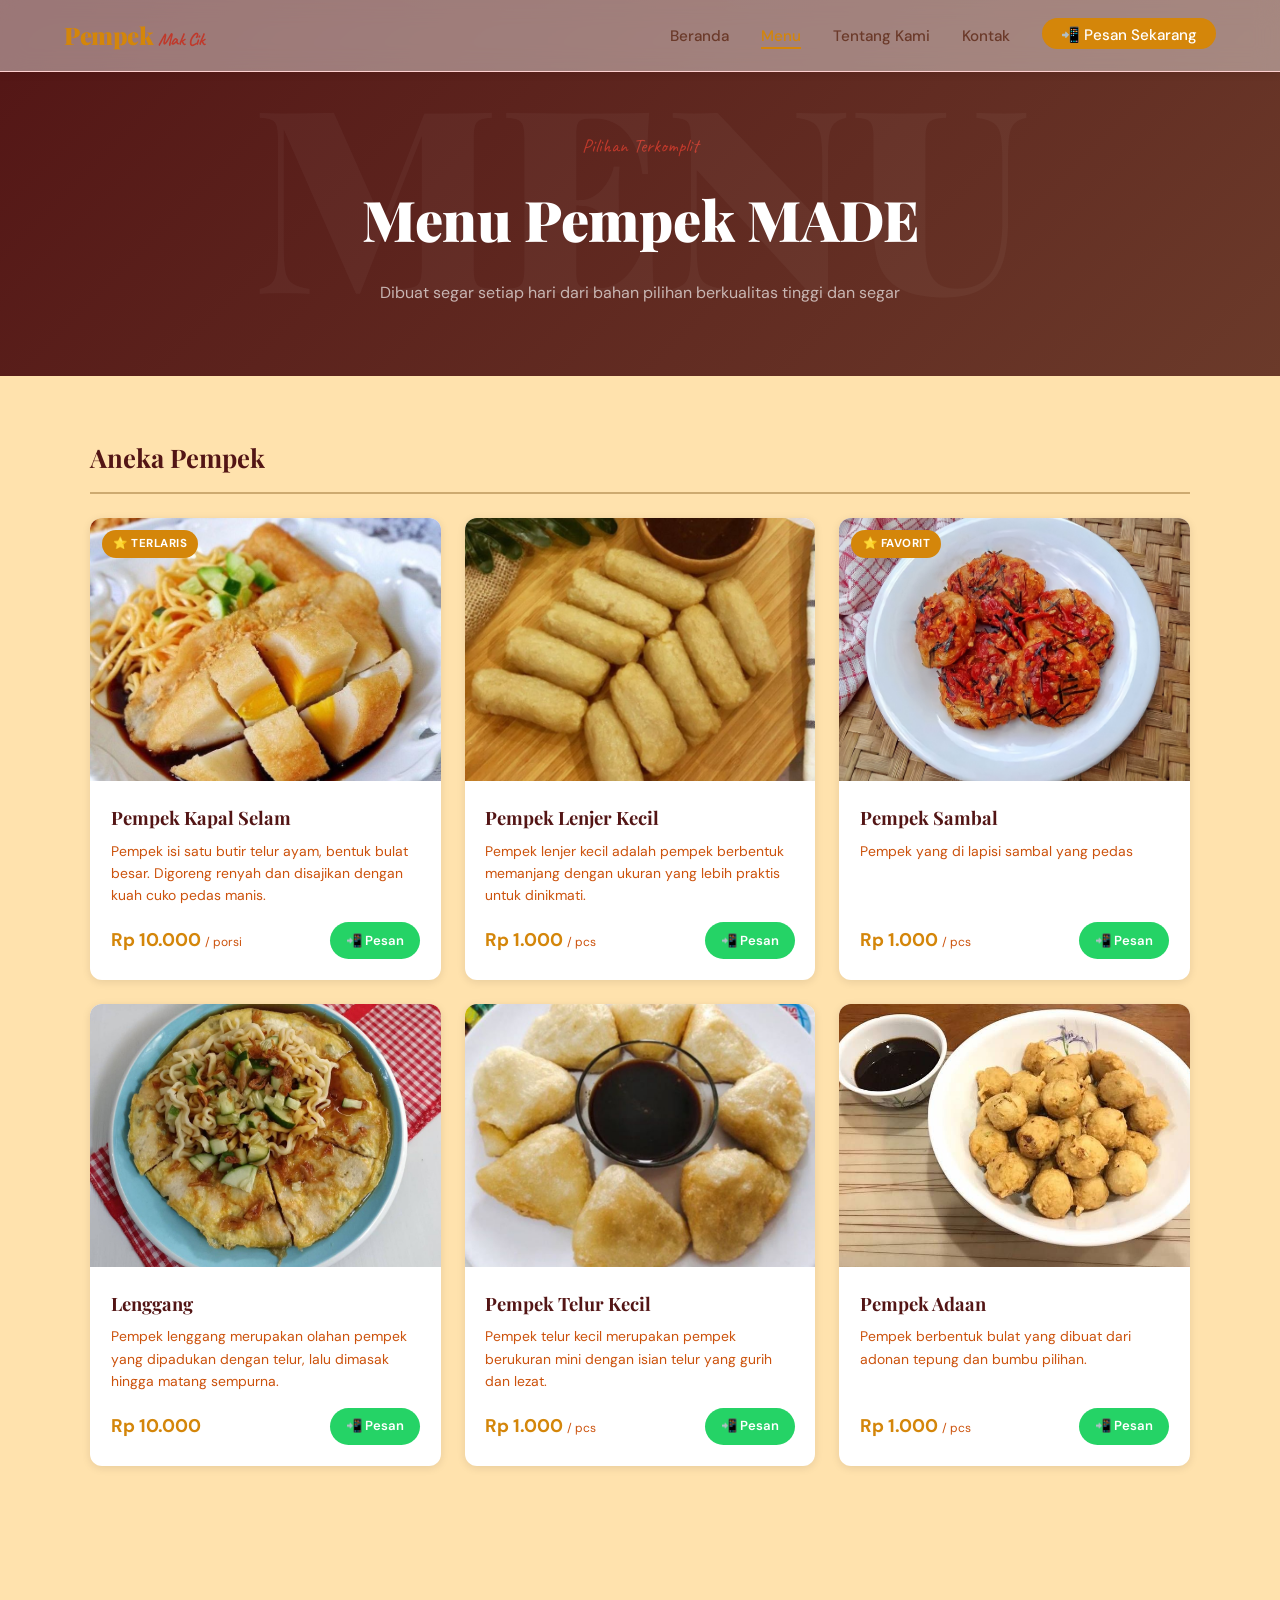
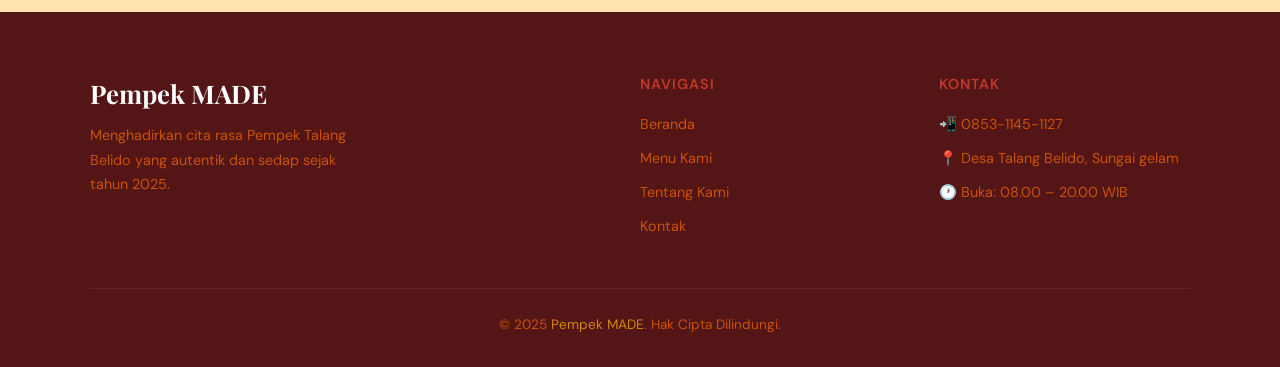
<file: menu.html>
<!DOCTYPE html>
<html lang="id">
<head>
  <meta charset="UTF-8" />
  <meta name="viewport" content="width=device-width, initial-scale=1.0" />
  <title>Menu — Pempek Mak Cik</title>
  <link rel="stylesheet" href="style.css" />

  <!-- =====================================================
       CSS Khusus Halaman Menu
       Layout: Filter kategori + Grid kartu menu
       ===================================================== -->
  <style>
    /* --- Page Header Banner --- */
    .page-header {
      padding: 130px 0 70px;
      background: linear-gradient(135deg, var(--clr-dark) 0%, var(--clr-brown) 100%);
      text-align: center;
      color: var(--clr-white);
      position: relative;
      overflow: hidden;
    }
    /* Dekorasi teks besar di latar */
    .page-header::before {
      content: 'MENU';
      position: absolute;
      font-family: var(--ff-heading);
      font-size: 20vw;
      font-weight: 900;
      color: rgba(255,255,255,.04);
      top: 50%; left: 50%;
      transform: translate(-50%, -50%);
      white-space: nowrap;
      pointer-events: none;
    }
    .page-header__label {
      font-family: var(--ff-accent);
      font-size: 1.2rem;
      color: var(--clr-accent);
      display: block;
      margin-bottom: .5rem;
    }
    .page-header h1 {
      font-family: var(--ff-heading);
      font-size: clamp(2rem, 5vw, 3.5rem);
      font-weight: 900;
    }
    .page-header p {
      margin-top: .8rem;
      color: rgba(255,255,255,.65);
      font-size: 1rem;
    }

    /* --- Filter Kategori --- */
    .filter-bar {
      background: var(--clr-white);
      box-shadow: var(--shadow-sm);
      padding: 1.2rem 0;
      position: sticky;
      top: 72px;
      z-index: 100;
    }
    .filter-bar__inner {
      display: flex;
      gap: .8rem;
      flex-wrap: wrap;
      align-items: center;
    }
    .filter-bar__label {
      font-weight: 600;
      font-size: .85rem;
      color: var(--clr-muted);
      margin-right: .4rem;
    }

    /* Tombol filter */
    .filter-btn {
      padding: .45rem 1.1rem;
      border-radius: 50px;
      border: 2px solid var(--clr-cream-dk);
      background: transparent;
      font-family: var(--ff-body);
      font-size: .85rem;
      font-weight: 500;
      color: var(--clr-muted);
      cursor: pointer;
      transition: all var(--transition);
    }
    .filter-btn:hover,
    .filter-btn.active {
      background: var(--clr-primary);
      border-color: var(--clr-primary);
      color: var(--clr-white);
    }

    /* --- Grid Menu Utama --- */
    .menu-section { padding: 60px 0 90px; }

    /* Judul kategori separator */
    .category-title {
      font-family: var(--ff-heading);
      font-size: 1.6rem;
      font-weight: 700;
      color: var(--clr-dark);
      margin-bottom: 1.5rem;
      padding-bottom: .8rem;
      border-bottom: 2px solid var(--clr-cream-dk);
      display: flex;
      align-items: center;
      gap: .6rem;
    }

    .menu-grid {
      display: grid;
      grid-template-columns: repeat(auto-fill, minmax(280px, 1fr));
      gap: 1.5rem;
      margin-bottom: 3.5rem;
    }

    /* --- Kartu Menu Detail --- */
    .card {
      background: var(--clr-white);
      border-radius: var(--radius);
      overflow: hidden;
      box-shadow: var(--shadow-sm);
      transition: transform var(--transition), box-shadow var(--transition);
      display: flex;
      flex-direction: column;
    }
    .card:hover {
      transform: translateY(-8px);
      box-shadow: var(--shadow-md);
    }

    /* Gambar kartu */
    .card__img-wrap { position: relative; }
    .card__img {
      width: 100%;
      aspect-ratio: 4/3;
      object-fit: cover;
      display: block;
    }

    /* Badge "Terlaris" */
    .card__badge {
      position: absolute;
      top: 12px; left: 12px;
      background: var(--clr-primary);
      color: var(--clr-white);
      font-size: .72rem;
      font-weight: 700;
      padding: .25rem .7rem;
      border-radius: 50px;
      text-transform: uppercase;
      letter-spacing: .5px;
    }

    /* Isi teks kartu */
    .card__body {
      padding: 1.3rem;
      flex: 1;
      display: flex;
      flex-direction: column;
    }
    .card__name {
      font-family: var(--ff-heading);
      font-size: 1.15rem;
      font-weight: 700;
      color: var(--clr-dark);
      margin-bottom: .4rem;
    }
    .card__desc {
      font-size: .87rem;
      color: var(--clr-muted);
      line-height: 1.6;
      flex: 1;
      margin-bottom: 1rem;
    }
    .card__footer {
      display: flex;
      align-items: center;
      justify-content: space-between;
      flex-wrap: wrap;
      gap: .5rem;
    }
    .card__price {
      font-size: 1.15rem;
      font-weight: 700;
      color: var(--clr-primary);
    }
    .card__price small {
      font-size: .75rem;
      color: var(--clr-muted);
      font-weight: 400;
    }

    /* Tombol pesan per item */
    .card__order {
      display: inline-flex;
      align-items: center;
      gap: .4rem;
      background: #25D366;
      color: var(--clr-white);
      padding: .45rem 1rem;
      border-radius: 50px;
      font-size: .82rem;
      font-weight: 600;
      transition: background var(--transition), transform var(--transition);
      white-space: nowrap;
    }
    .card__order:hover {
      background: #1ebe5d;
      transform: scale(1.04);
    }

    /* --- Paket / Bundling --- */
    .paket-grid {
      display: grid;
      grid-template-columns: repeat(3, 1fr);
      gap: 1.5rem;
      margin-bottom: 3.5rem;
    }
    .paket-card {
      border-radius: var(--radius);
      padding: 2rem;
      border: 2px solid var(--clr-cream-dk);
      background: var(--clr-white);
      text-align: center;
      transition: border-color var(--transition), box-shadow var(--transition), transform var(--transition);
      position: relative;
    }
    .paket-card:hover {
      border-color: var(--clr-primary);
      box-shadow: var(--shadow-md);
      transform: translateY(-6px);
    }
    .paket-card.popular {
      border-color: var(--clr-primary);
      background: linear-gradient(145deg, #fff5f3, var(--clr-white));
    }
    .paket-badge {
      position: absolute;
      top: -14px;
      left: 50%;
      transform: translateX(-50%);
      background: var(--clr-primary);
      color: var(--clr-white);
      font-size: .75rem;
      font-weight: 700;
      padding: .25rem 1rem;
      border-radius: 50px;
      white-space: nowrap;
    }
    .paket-card h3 {
      font-family: var(--ff-heading);
      font-size: 1.3rem;
      font-weight: 700;
      color: var(--clr-dark);
      margin-bottom: .5rem;
    }
    .paket-price {
      font-size: 1.8rem;
      font-weight: 900;
      color: var(--clr-primary);
      font-family: var(--ff-heading);
    }
    .paket-price small { font-size: .9rem; color: var(--clr-muted); font-weight: 400; }
    .paket-items {
      list-style: none;
      margin: 1.2rem 0;
      text-align: left;
    }
    .paket-items li {
      font-size: .88rem;
      color: var(--clr-muted);
      padding: .35rem 0;
      border-bottom: 1px dashed var(--clr-cream-dk);
    }
    .paket-items li::before { content: '✓ '; color: var(--clr-primary); font-weight: 700; }

    /* --- Responsive --- */
    @media (max-width: 768px) {
      .paket-grid { grid-template-columns: 1fr; }
      .filter-bar__inner { justify-content: center; }
    }
  </style>
</head>
<body>

  <!-- =====================================================
       NAVBAR
       ===================================================== -->
  <nav class="navbar">
    <a href="index.html" class="navbar__logo">
      Pempek <span>Mak Cik</span>
    </a>
    <button class="navbar__toggle" id="navToggle" aria-label="Buka menu">
      <span></span><span></span><span></span>
    </button>
    <ul class="navbar__links" id="navLinks">
      <li><a href="index.html">Beranda</a></li>
      <li><a href="menu.html" class="active">Menu</a></li>
      <li><a href="about.html">Tentang Kami</a></li>
      <li><a href="contact.html">Kontak</a></li>
      <li>
        <a href="https://wa.me/6285311451127?text=Halo%20Mak%20Cik,%20saya%20mau%20pesan%20pempek!"
           target="_blank" class="navbar__cta">📲 Pesan Sekarang</a>
      </li>
    </ul>
  </nav>


  <!-- =====================================================
       PAGE HEADER — banner atas halaman menu
       ===================================================== -->
  <header class="page-header">
    <span class="page-header__label">Pilihan Terkomplit</span>
    <h1>Menu Pempek MADE</h1>
    <p>Dibuat segar setiap hari dari bahan pilihan berkualitas tinggi dan segar</p>
  </header>


  <!-- =====================================================
       DAFTAR MENU — isi utama halaman
       ===================================================== -->
  <main class="menu-section">
    <div class="container">

      <!-- ── Kategori: Pempek ───────────────────────────── -->
      <h2 class="category-title" data-cat-title="pempek"> Aneka Pempek</h2>
      <div class="menu-grid" data-category="pempek">

        <!-- Item 1 -->
        <div class="card">
          <div class="card__img-wrap">
            <img class="card__img"
                 src="gambar.jpg/pempek-selam.jpg"
                 alt="Pempek Kapal Selam" />
            <span class="card__badge">⭐ Terlaris</span>
          </div>
          <div class="card__body">
            <h3 class="card__name">Pempek Kapal Selam</h3>
            <p class="card__desc">Pempek isi satu butir telur ayam, bentuk bulat besar. Digoreng renyah dan disajikan dengan kuah cuko pedas manis.</p>
            <div class="card__footer">
              <div>
                <div class="card__price">Rp 10.000 <small>/ porsi</small></div>
              </div>
              <a class="card__order"
                 href="https://wa.me/6285311451127?text=Halo%20Mak%20Cik,%20saya%20mau%20pesan%20Pempek%20Kapal%20Selam!"
                 target="_blank">📲 Pesan</a>
            </div>
          </div>
        </div>

        <!-- Item 2 -->
        <div class="card">
          <div class="card__img-wrap">
            <img class="card__img"
                 src="gambar.jpg/pempek lenjer.jpg"
                 alt="Pempek Lenjer" />
          </div>
          <div class="card__body">
            <h3 class="card__name">Pempek Lenjer Kecil</h3>
            <p class="card__desc">Pempek lenjer kecil adalah pempek berbentuk memanjang dengan ukuran yang lebih praktis untuk dinikmati.</p>
            <div class="card__footer">
              <div class="card__price">Rp 1.000 <small>/ pcs</small></div>
              <a class="card__order"
                 href="https://wa.me/6285311451127?text=Halo%20Mak%20Cik,%20saya%20mau%20pesan%20Pempek%20Lenjer!"
                 target="_blank">📲 Pesan</a>
            </div>
          </div>
        </div>

        <!-- Item 3 -->
        <div class="card">
          <div class="card__img-wrap">
            <img class="card__img"
                 src="gambar.jpg/Pmpk_Smbl.jpg  "
                 alt="Samba" />
            <span class="card__badge">⭐ Favorit</span>
          </div>
          <div class="card__body">
            <h3 class="card__name">Pempek Sambal</h3>
            <p class="card__desc">Pempek yang di lapisi sambal yang pedas</p>
            <div class="card__footer">
              <div class="card__price">Rp 1.000 <small>/ pcs </small></div>
              <a class="card__order"
                 href="https://wa.me/6285311451127?text=Halo%20Mak%20Cik,%20saya%20mau%20pesan%20Pempek%20Sambal!"
                 target="_blank">📲 Pesan</a>
            </div>
          </div>
        </div>

        <!-- Item 4 -->
        <div class="card">
          <div class="card__img-wrap">
            <img class="card__img"
                 src="gambar.jpg/lenggang.jpg"
                 alt="Lenggang" />
          </div>
          <div class="card__body">
            <h3 class="card__name">Lenggang </h3>
            <p class="card__desc">Pempek lenggang merupakan olahan pempek yang dipadukan dengan telur, lalu dimasak hingga matang sempurna.</p>
            <div class="card__footer">
              <div class="card__price">Rp 10.000  </div>
              <a class="card__order"
                 href="https://wa.me/6285311451127?text=Halo%20Mak%20Cik,%20saya%20mau%20pesan%20Lenggang!"
                 target="_blank">📲 Pesan</a>
            </div>
          </div>
        </div>

        <!-- Item 5 -->
        <div class="card">
          <div class="card__img-wrap">
            <img class="card__img"
                 src="gambar.jpg/pempek telur.jpg"
                 alt="Pempek Telur Kecil" />
          </div>
          <div class="card__body">
            <h3 class="card__name">Pempek Telur Kecil</h3>
            <p class="card__desc">Pempek telur kecil merupakan pempek berukuran mini dengan isian telur yang gurih dan lezat.</p>
            <div class="card__footer">
              <div class="card__price">Rp 1.000 <small>/ pcs</small></div>
              <a class="card__order"
                 href="https://wa.me/6285311451127?text=Halo%20Mak%20Cik,%20saya%20mau%20pesan%20Pempek%20Telur%20Kecil!"
                 target="_blank">📲 Pesan</a>
            </div>
          </div>
        </div>

        <!-- Item 6 -->
        <div class="card">
          <div class="card__img-wrap">
            <img class="card__img"
                 src="gambar.jpg/adaan.jpg"
                 alt="Model" />
          </div>
          <div class="card__body">
            <h3 class="card__name">Pempek Adaan</h3>
            <p class="card__desc">Pempek berbentuk bulat yang dibuat dari adonan tepung dan bumbu pilihan.</p>
            <div class="card__footer">
              <div class="card__price">Rp 1.000 <small>/ pcs</small></div>
              <a class="card__order"
                 href="https://wa.me/6285311451127?text=Halo%20Mak%20Cik,%20saya%20mau%20pesan%20Pempek%20Adaan!"
                 target="_blank">📲 Pesan</a>
            </div>
          </div>
        </div>






    

    </div><!-- /container -->
  </main><!-- /menu-section -->


  <!-- =====================================================
       FOOTER
       ===================================================== -->
  <footer class="footer">
    <div class="container">
      <div class="footer__grid">
        <div class="footer__brand">
          <h3>Pempek MADE</h3>
          <p>Menghadirkan cita rasa Pempek Talang Belido yang autentik dan sedap sejak tahun 2025.</p>
        </div>
        <div class="footer__col">
          <h4>Navigasi</h4>
          <a href="index.html">Beranda</a>
          <a href="menu.html">Menu Kami</a>
          <a href="about.html">Tentang Kami</a>
          <a href="contact.html">Kontak</a>
        </div>
        <div class="footer__col">
          <h4>Kontak</h4>
          <a href="https://wa.me/6285311451127" target="_blank">📲 0853-1145-1127</a>
          <a href="#">📍 Desa Talang Belido, Sungai gelam</a>
          <a href="#">🕐 Buka: 08.00 – 20.00 WIB</a>
        </div>
      </div>
      <div class="footer__bottom">
        <p>© 2025 <span>Pempek MADE</span>. Hak Cipta Dilindungi.</p>
      </div>
    </div>
  </footer>


  <!-- =====================================================
       SCRIPT — navbar mobile & filter kategori menu
       ===================================================== -->
  <script>
    // Toggle navbar mobile
    const toggle = document.getElementById('navToggle');
    const links  = document.getElementById('navLinks');
    toggle.addEventListener('click', () => links.classList.toggle('open'));

    // Filter kategori menu
    const filterBtns = document.querySelectorAll('.filter-btn');
    filterBtns.forEach(btn => {
      btn.addEventListener('click', () => {
        // Aktifkan tombol yang diklik
        filterBtns.forEach(b => b.classList.remove('active'));
        btn.classList.add('active');

        const cat = btn.dataset.cat;

        // Tampilkan/sembunyikan grid berdasarkan kategori
        document.querySelectorAll('.menu-grid, .paket-grid').forEach(grid => {
          const gridCat = grid.dataset.category;
          const isMatch = cat === 'all' || gridCat === cat;
          grid.style.display = isMatch ? 'grid' : 'none';
        });

        // Tampilkan/sembunyikan judul kategori
        document.querySelectorAll('.category-title').forEach(title => {
          const titleCat = title.dataset.catTitle;
          const isMatch = cat === 'all' || titleCat === cat;
          title.style.display = isMatch ? 'flex' : 'none';
        });
      });
    });
  </script>

</body>
</html>
</file>
<file: style.css>
/* ============================================================
   style.css — Pempek Mak Cik | Global Stylesheet
   Tema: Warm Earthy-Luxe (Merah Bata, Coklat, Krem)
   ============================================================ */

/* --- Google Fonts Import --- */
@import url('https://fonts.googleapis.com/css2?family=Playfair+Display:ital,wght@0,400;0,700;0,900;1,400&family=DM+Sans:wght@300;400;500;600&family=Caveat:wght@600&display=swap');

/* --- CSS Variables / Design Tokens --- */
:root {
  --clr-primary:    #D4860A;   /* merah bata */
  --clr-primary-dk: #ba3225;   /* merah tua */
  --clr-accent:     #C0392B;   /* kuning tembaga */
  --clr-brown:      #6B3A2A;   /* coklat */
  --clr-cream:      #ffe2ad;   /* krem terang */
  --clr-cream-dk:   #cdaa70;   /* krem gelap */
  --clr-dark:        #531515;   /* hitam coklat */
  --clr-text:       #3D1F17;   /* teks gelap */
  --clr-muted:      #cc520c;   /* teks muted */
  --clr-white:      #ffffff;

  --ff-heading: 'Playfair Display', serif;
  --ff-body:    'DM Sans', sans-serif;
  --ff-accent:  'Caveat', cursive;

  --shadow-sm: 0 2px 8px rgba(28,15,10,.10);
  --shadow-md: 0 6px 24px rgba(28,15,10,.15);
  --shadow-lg: 0 16px 48px rgba(28,15,10,.20);
  --radius:    12px;
  --transition: .3s cubic-bezier(.4,0,.2,1);
}

/* --- Reset & Base --- */
*, *::before, *::after { box-sizing: border-box; margin: 0; padding: 0; }

html { scroll-behavior: smooth; font-size: 16px; }

body {
  font-family: var(--ff-body);
  color: var(--clr-text);
  background: var(--clr-cream);
  line-height: 1.7;
  -webkit-font-smoothing: antialiased;
}

img { max-width: 100%; display: block; }
a  { text-decoration: none; color: inherit; }
ul { list-style: none; }

/* ============================================================
   NAVBAR
   ============================================================ */
.navbar {
  position: fixed;
  top: 0; left: 0; right: 0;
  z-index: 1000;
  display: flex;
  align-items: center;
  justify-content: space-between;
  padding: 0 5%;
  height: 72px; 
  background: rgba(255, 255, 255, 0.421);
  backdrop-filter: blur(12px);
  border-bottom: 1px solid rgb(255, 208, 208);
  box-shadow: var(--shadow-sm);
  transition: var(--transition);
}

/* Logo teks */
.navbar__logo {
  font-family: var(--ff-heading);
  font-size: 1.5rem;
  font-weight: 900;
  color: var(--clr-primary);
  letter-spacing: -.5px;
}
.navbar__logo span {
  font-family: var(--ff-accent);
  color: var(--clr-accent);
  font-size: 1.1rem;
}

/* Tautan navigasi */
.navbar__links {
  display: flex;
  gap: 2rem;
  align-items: center;
}

.navbar__links a {
  font-weight: 500;
  font-size: .95rem;
  color: var(--clr-brown);
  position: relative;
  padding-bottom: 3px;
  transition: color var(--transition);
}

/* Garis bawah animasi saat hover */
.navbar__links a::after {
  content: '';
  position: absolute;
  left: 0; bottom: 0;
  width: 0; height: 2px;
  background: var(--clr-primary);
  transition: width var(--transition);
}
.navbar__links a:hover,
.navbar__links a.active { color: var(--clr-primary); }
.navbar__links a:hover::after,
.navbar__links a.active::after { width: 100%; }

/* Tombol CTA di navbar */
.navbar__cta {
  background: var(--clr-primary);
  color: var(--clr-white) !important;
  padding: .45rem 1.2rem;
  border-radius: 50px;
  font-weight: 600;
  transition: background var(--transition), transform var(--transition), box-shadow var(--transition) !important;
}
.navbar__cta::after { display: none !important; }
.navbar__cta:hover {
  background: var(--clr-primary-dk) !important;
  transform: translateY(-2px);
  box-shadow: 0 6px 20px rgba(192,57,43,.35) !important;
}

/* Hamburger (mobile) */
.navbar__toggle {
  display: none;
  flex-direction: column;
  gap: 5px;
  cursor: pointer;
  background: none;
  border: none;
  padding: 4px;
}
.navbar__toggle span {
  display: block;
  width: 24px; height: 2.5px;
  background: var(--clr-brown);
  border-radius: 4px;
  transition: var(--transition);
}

/* ============================================================
   UTILITIES
   ============================================================ */
.container {
  width: 90%;
  max-width: 1100px;
  margin: 0 auto;
}

.section { padding: 90px 0; }

.section-label {
  font-family: var(--ff-accent);
  font-size: 1.1rem;
  color: var(--clr-accent);
  display: block;
  margin-bottom: .4rem;
}

.section-title {
  font-family: var(--ff-heading);
  font-size: clamp(2rem, 4vw, 2.8rem);
  font-weight: 900;
  line-height: 1.2;
  color: var(--clr-dark);
}

.section-title span { color: var(--clr-primary); }

/* --- Tombol Utama --- */
.btn {
  display: inline-flex;
  align-items: center;
  gap: .5rem;
  padding: .75rem 1.8rem;
  border-radius: 50px;
  font-family: var(--ff-body);
  font-weight: 600;
  font-size: .95rem;
  cursor: pointer;
  border: none;
  transition: transform var(--transition), box-shadow var(--transition), background var(--transition);
}

.btn-primary {
  background: var(--clr-primary);
  color: var(--clr-white);
  box-shadow: 0 4px 16px rgba(192,57,43,.3);
}
.btn-primary:hover {
  background: var(--clr-primary-dk);
  transform: translateY(-3px);
  box-shadow: 0 8px 28px rgba(192,57,43,.4);
}

.btn-outline {
  background: transparent;
  color: var(--clr-primary);
  border: 2px solid var(--clr-primary);
}
.btn-outline:hover {
  background: var(--clr-primary);
  color: var(--clr-white);
  transform: translateY(-3px);
  box-shadow: 0 6px 20px rgba(192,57,43,.3);
}

.btn-wa {
  background: #25D366;
  color: var(--clr-white);
  box-shadow: 0 4px 16px rgba(37,211,102,.3);
}
.btn-wa:hover {
  background: #1ebe5d;
  transform: translateY(-3px);
  box-shadow: 0 8px 28px rgba(37,211,102,.4);
}

/* ============================================================
   FOOTER (Dipakai di semua halaman)
   ============================================================ */
.footer {
  background: var(--clr-dark);
  color: var(--clr-cream-dk);
  padding: 60px 0 30px;
}

.footer__grid {
  display: grid;
  grid-template-columns: 2fr 1fr 1fr;
  gap: 3rem;
  padding-bottom: 40px;
  border-bottom: 1px solid rgba(255,255,255,.08);
}

.footer__brand h3 {
  font-family: var(--ff-heading);
  font-size: 1.6rem;
  color: var(--clr-white);
  margin-bottom: .5rem;
}
.footer__brand p {
  font-size: .9rem;
  line-height: 1.7;
  color: var(--clr-muted);
  max-width: 260px;
}

.footer__col h4 {
  font-weight: 600;
  color: var(--clr-accent);
  margin-bottom: 1rem;
  font-size: .9rem;
  text-transform: uppercase;
  letter-spacing: 1px;
}
.footer__col a {
  display: block;
  font-size: .9rem;
  color: var(--clr-muted);
  margin-bottom: .6rem;
  transition: color var(--transition);
}
.footer__col a:hover { color: var(--clr-white); }

.footer__bottom {
  text-align: center;
  padding-top: 24px;
  font-size: .85rem;
  color: var(--clr-muted);
}
.footer__bottom span { color: var(--clr-primary); }

/* ============================================================
   RESPONSIVE — Mobile
   ============================================================ */
@media (max-width: 768px) {
  /* Navbar mobile */
  .navbar__toggle { display: flex; }

  .navbar__links {
    display: none;
    position: fixed;
    top: 72px; left: 0; right: 0;
    background: var(--clr-cream);
    flex-direction: column;
    gap: 0;
    border-bottom: 2px solid var(--clr-primary);
    box-shadow: var(--shadow-md);
    align-items: stretch; /*  Memaksa semua item menu melebar 100% memenuhi layar */
  }
  
  .navbar__links.open { display: flex; }
  
  .navbar__links a {
    display: block; /*  Mengubah tag 'a' menjadi block agar bisa diberi padding & width yang stabil */
    text-align: center; /* Mengetengahkan teks di dalam menu yang sudah melebar */
    padding: 1.2rem 5%;
    border-bottom: 1px solid var(--clr-cream-dk);
    width: 100%;
    box-sizing: border-box;
  }
  
  /* Matikan efek garis bawah animasi desktop (::after) di mobile 
     karena posisinya beralih digantikan oleh border-bottom */
  .navbar__links a::after { display: none !important; }

  /* Tombol CTA di Mobile */
  .navbar__cta {
    border-radius: 0;
    padding: 1.2rem 5% !important; /*  Memberikan ruang vertikal yang pas untuk tombol */
    text-align: center;
    display: flex;
    justify-content: center;
    align-items: center;
  }

  /* Footer mobile */
  .footer__grid { grid-template-columns: 1fr; gap: 2rem; }
}
</file>
